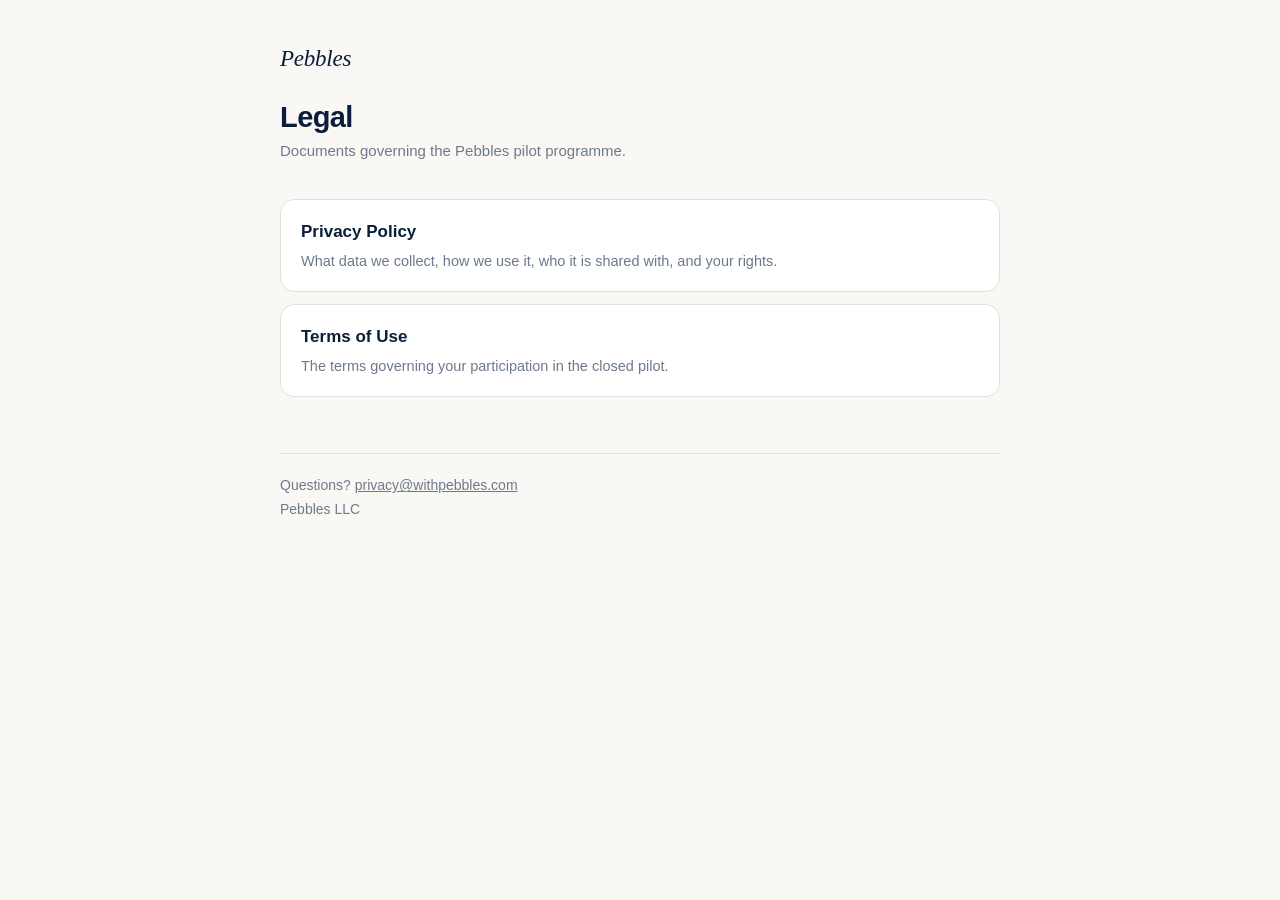
<file: index.html>
<!doctype html>
<html lang="en">
<head>
<meta charset="utf-8">
<meta name="viewport" content="width=device-width, initial-scale=1">
<title>Pebbles — Legal</title>
<link rel="stylesheet" href="style.css">
</head>
<body>
<div class="wrap">

  <header>
    <span class="brand">Pebbles</span>
    <h1>Legal</h1>
    <p class="subtitle">Documents governing the Pebbles pilot programme.</p>
  </header>

  <ul class="doc-list">
    <li>
      <a class="doc-card" href="privacy.html">
        <span class="t">Privacy Policy</span>
        <span class="d">What data we collect, how we use it, who it is shared with, and your rights.</span>
      </a>
    </li>
    <li>
      <a class="doc-card" href="terms.html">
        <span class="t">Terms of Use</span>
        <span class="d">The terms governing your participation in the closed pilot.</span>
      </a>
    </li>
  </ul>

  <footer>
    Questions? <a href="mailto:privacy@withpebbles.com">privacy@withpebbles.com</a><br>
    Pebbles LLC
  </footer>

</div>
</body>
</html>
</file>
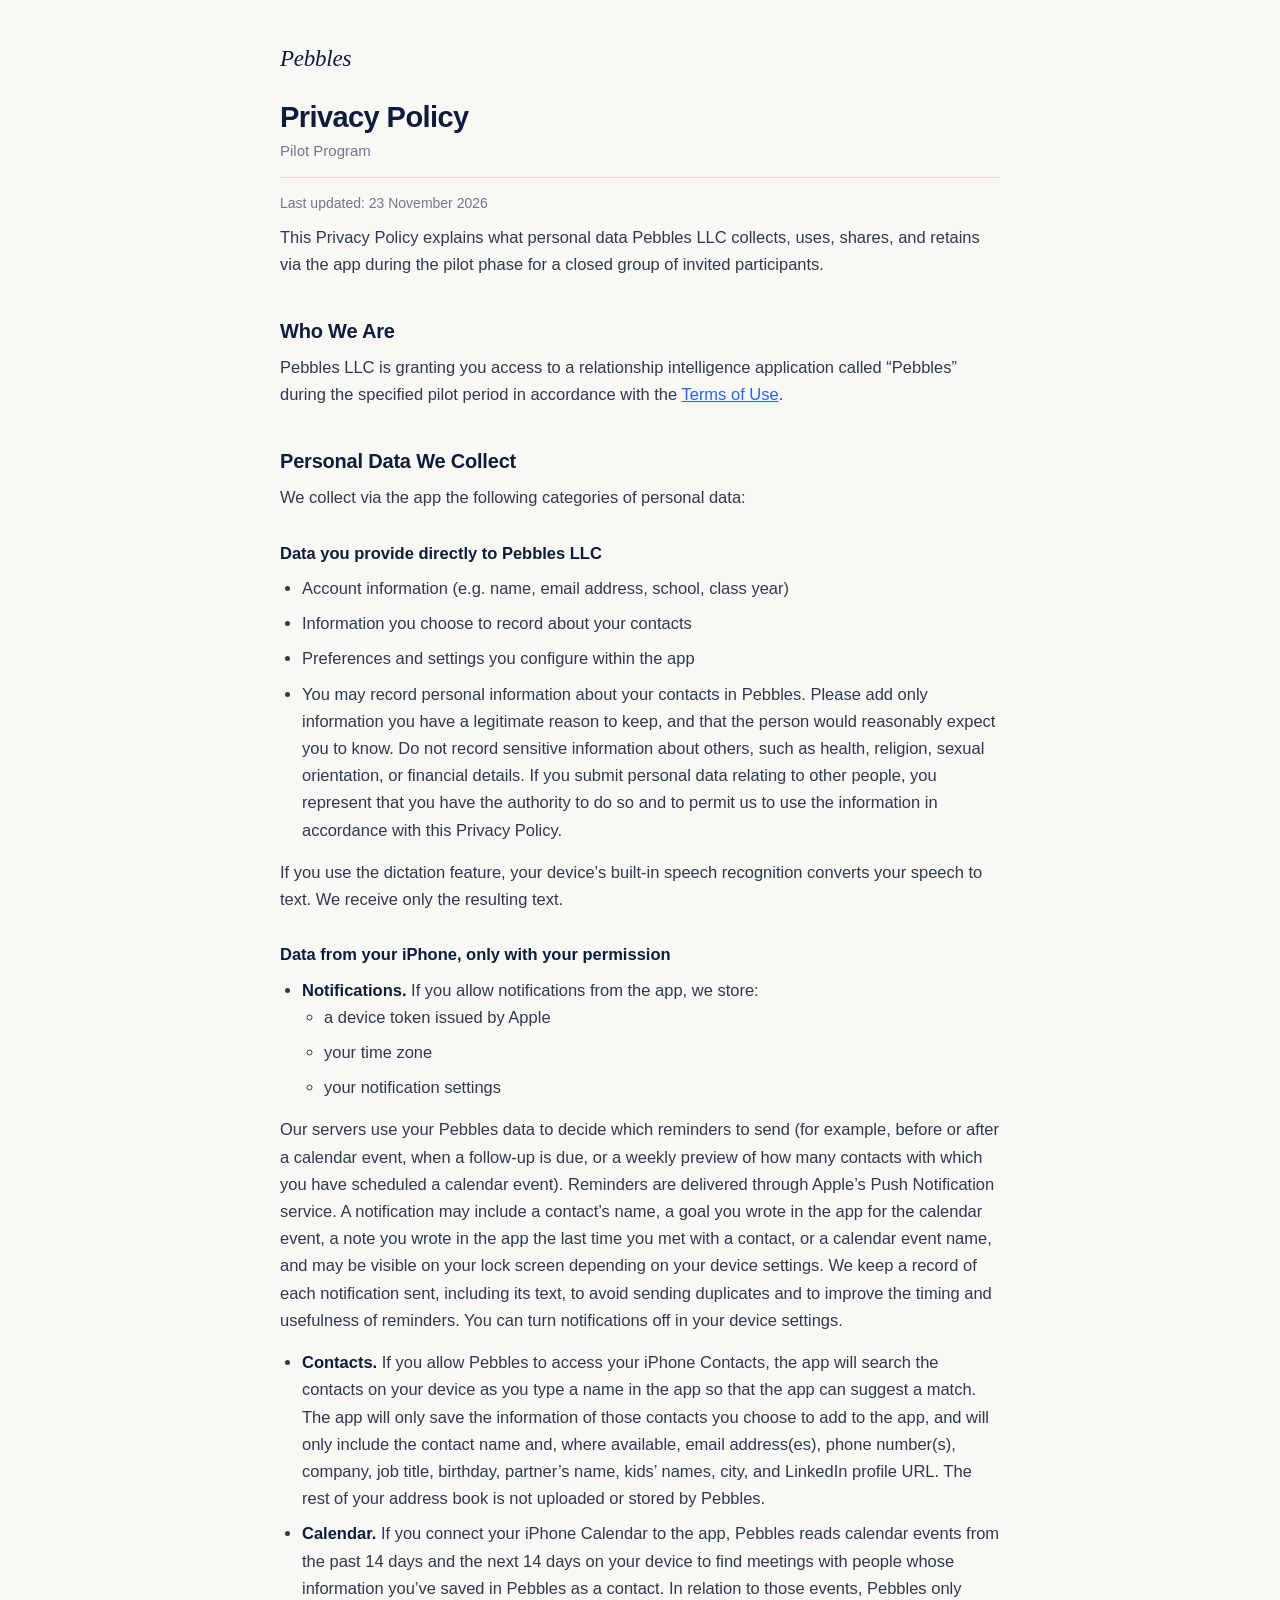
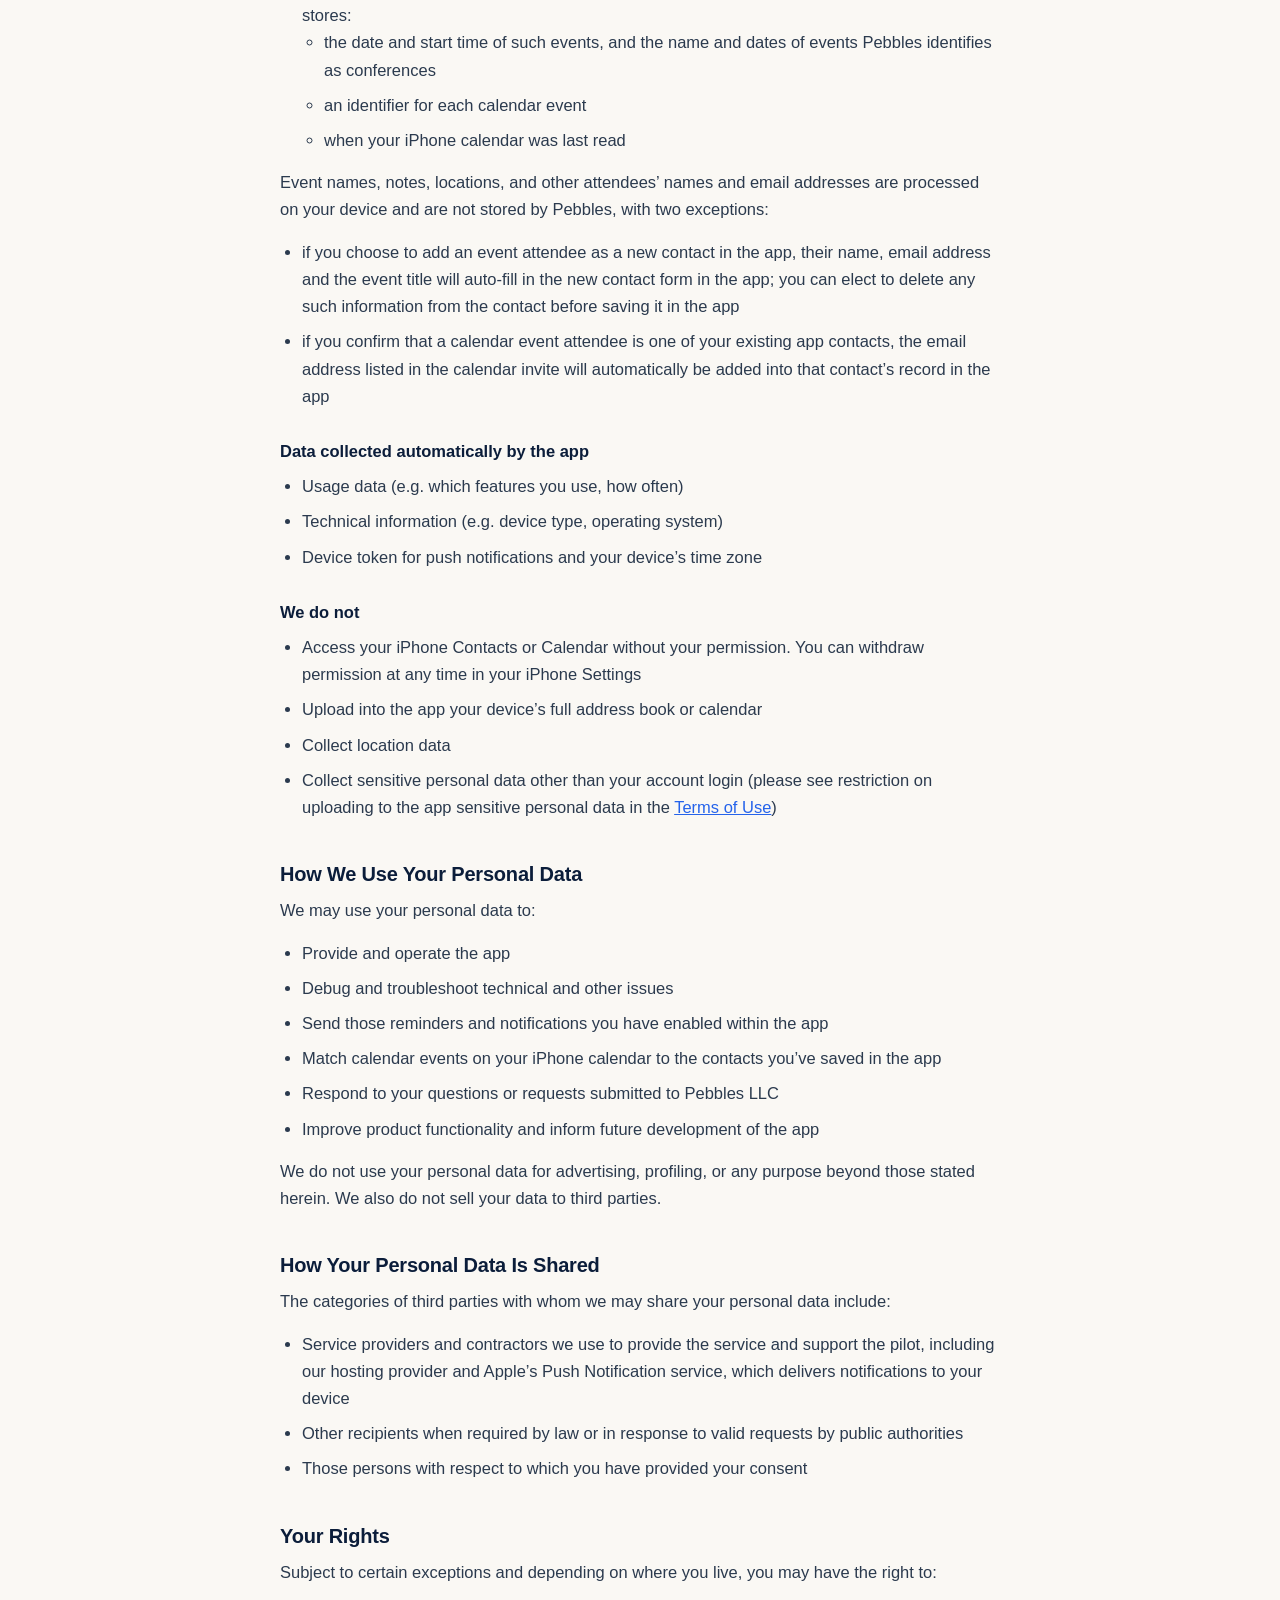
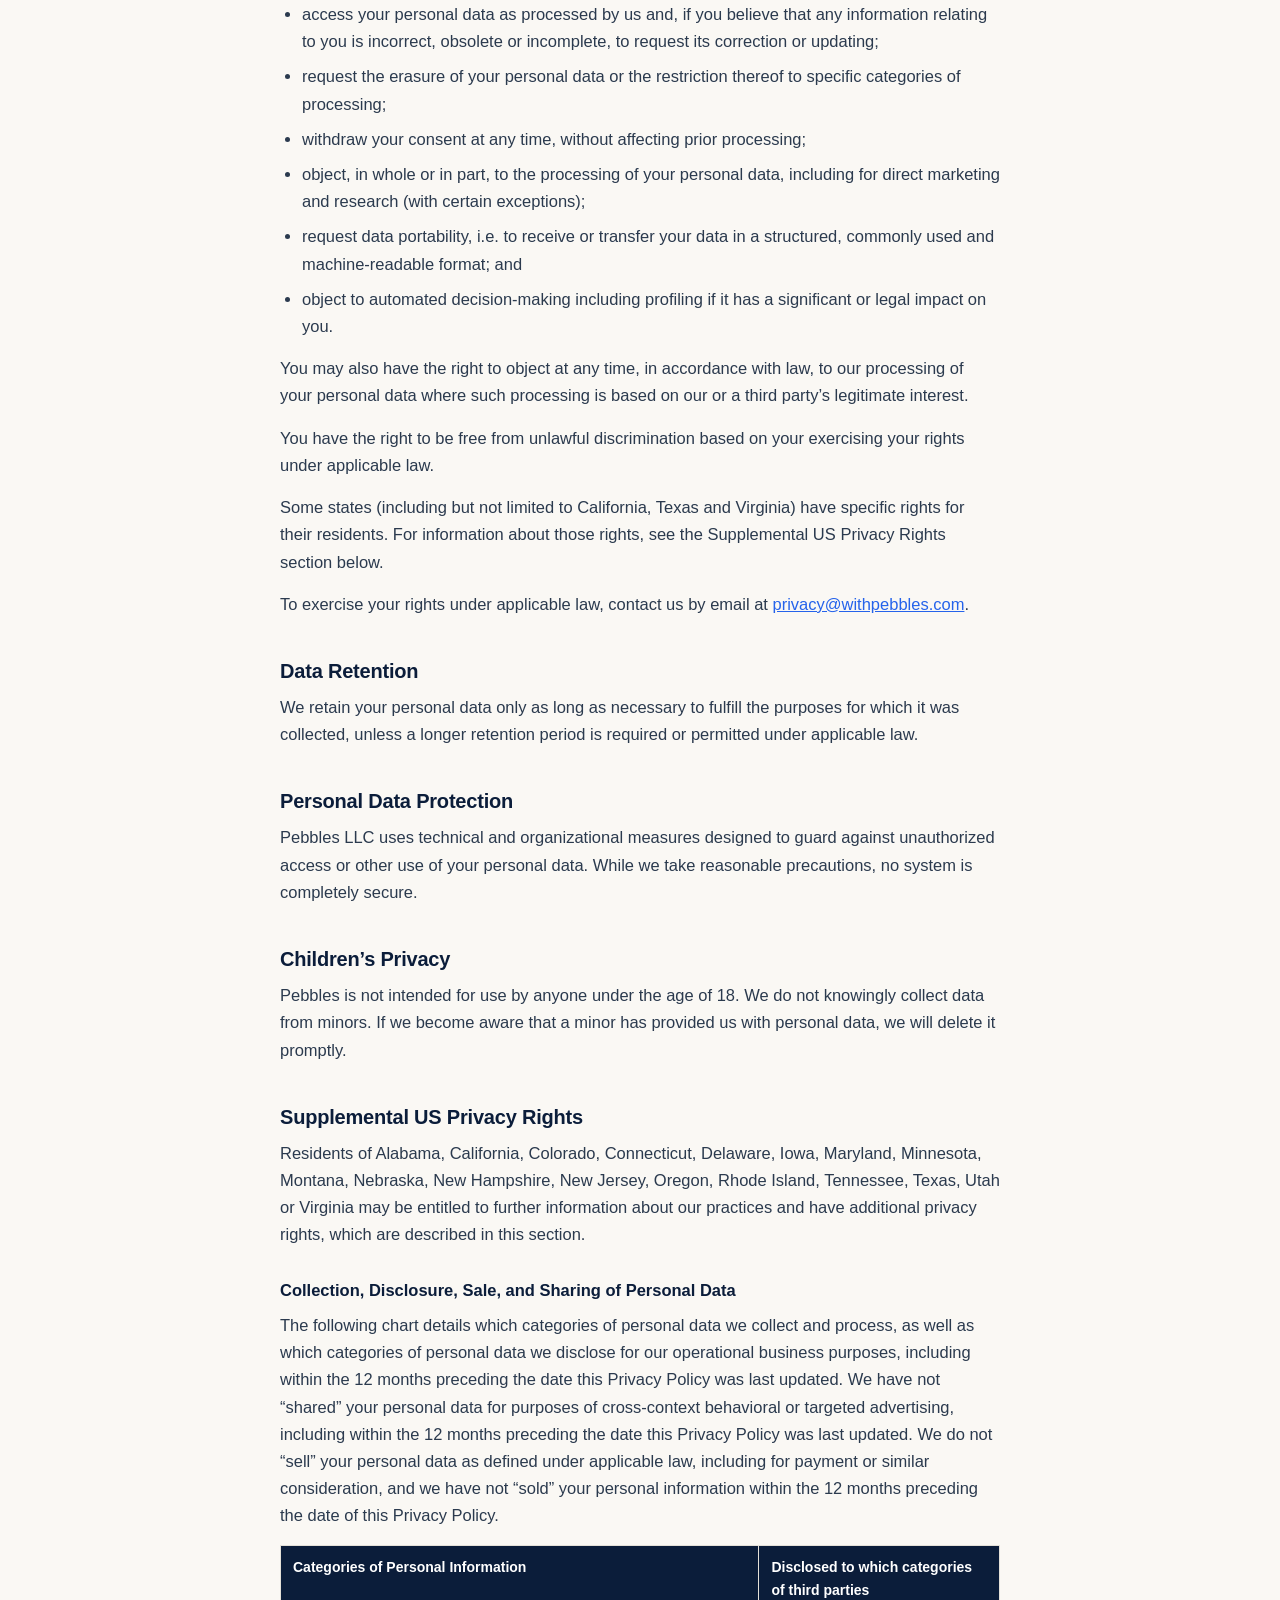
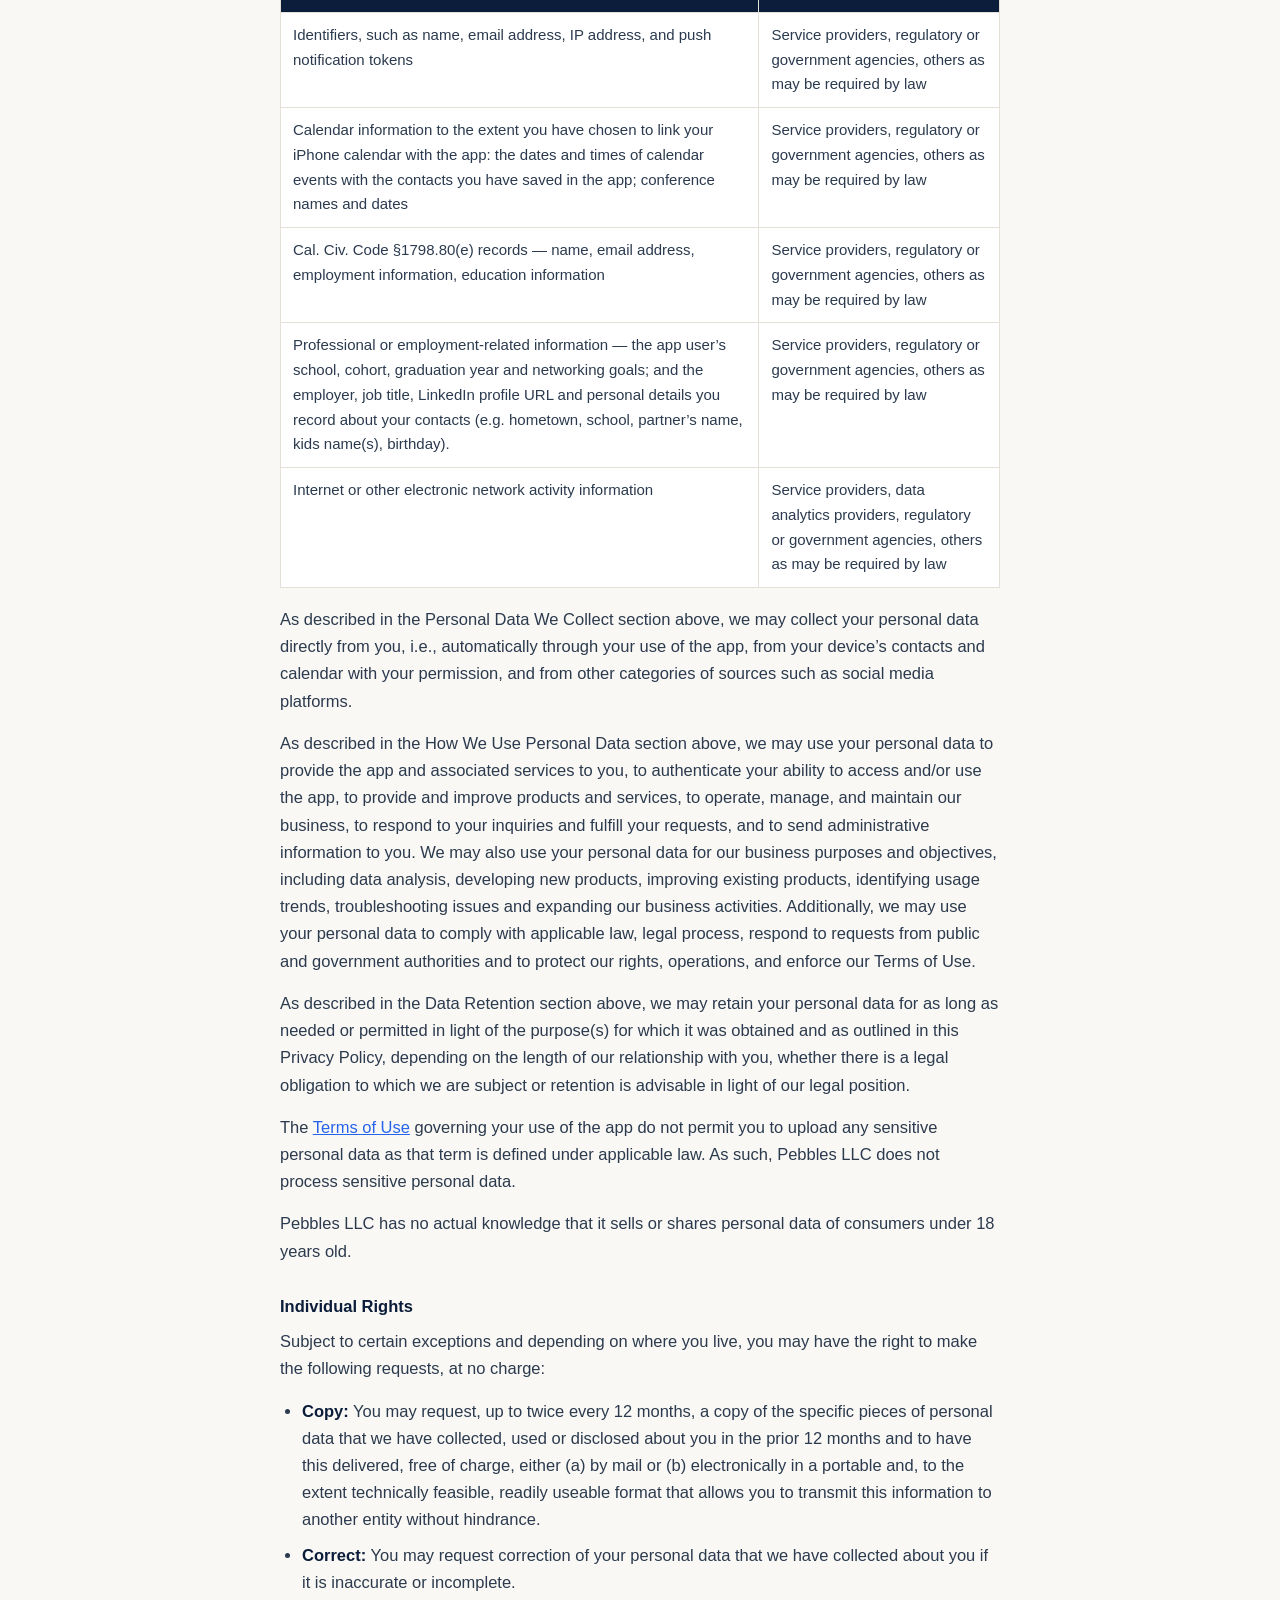
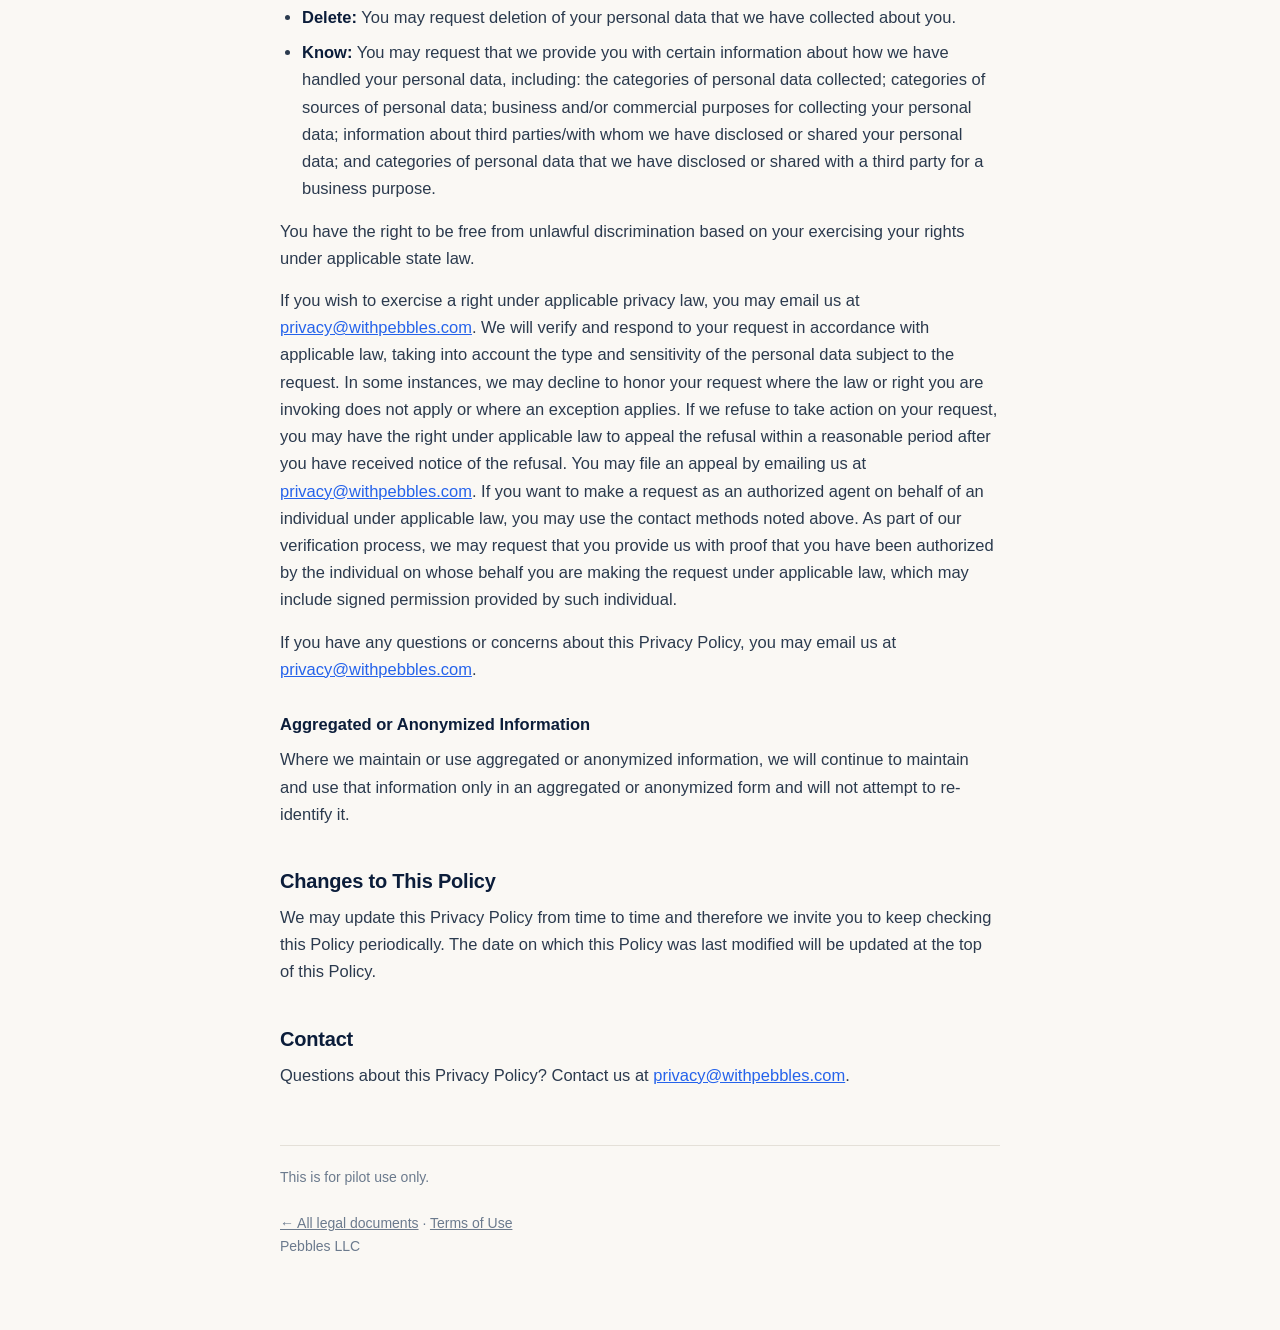
<file: privacy.html>
<!doctype html>
<html lang="en">
<head>
<meta charset="utf-8">
<meta name="viewport" content="width=device-width, initial-scale=1">
<title>Privacy Policy — Pebbles</title>
<link rel="stylesheet" href="style.css">
</head>
<body>
<div class="wrap">

  <header>
    <a class="brand" href="index.html">Pebbles</a>
    <h1>Privacy Policy</h1>
    <p class="subtitle">Pilot Program</p>
    <p class="updated">Last updated: 23 November 2026</p>
  </header>

  <p>This Privacy Policy explains what personal data Pebbles LLC collects, uses,
  shares, and retains via the app during the pilot phase for a closed group of
  invited participants.</p>

  <h2>Who We Are</h2>
  <p>Pebbles LLC is granting you access to a relationship intelligence
  application called “Pebbles” during the specified pilot period in accordance
  with the <a href="terms.html">Terms of Use</a>.</p>

  <h2>Personal Data We Collect</h2>
  <p>We collect via the app the following categories of personal data:</p>

  <h3>Data you provide directly to Pebbles LLC</h3>
  <ul>
    <li>Account information (e.g. name, email address, school, class year)</li>
    <li>Information you choose to record about your contacts</li>
    <li>Preferences and settings you configure within the app</li>
    <li>You may record personal information about your contacts in Pebbles.
        Please add only information you have a legitimate reason to keep, and
        that the person would reasonably expect you to know. Do not record
        sensitive information about others, such as health, religion, sexual
        orientation, or financial details. If you submit personal data relating
        to other people, you represent that you have the authority to do so and
        to permit us to use the information in accordance with this Privacy
        Policy.</li>
  </ul>
  <p>If you use the dictation feature, your device’s built-in speech recognition
  converts your speech to text. We receive only the resulting text.</p>

  <h3>Data from your iPhone, only with your permission</h3>
  <ul>
    <li><strong>Notifications.</strong> If you allow notifications from the app,
        we store:
      <ul>
        <li>a device token issued by Apple</li>
        <li>your time zone</li>
        <li>your notification settings</li>
      </ul>
    </li>
  </ul>
  <p>Our servers use your Pebbles data to decide which reminders to send (for
  example, before or after a calendar event, when a follow-up is due, or a weekly
  preview of how many contacts with which you have scheduled a calendar event).
  Reminders are delivered through Apple’s Push Notification service. A
  notification may include a contact’s name, a goal you wrote in the app for the
  calendar event, a note you wrote in the app the last time you met with a
  contact, or a calendar event name, and may be visible on your lock screen
  depending on your device settings. We keep a record of each notification sent,
  including its text, to avoid sending duplicates and to improve the timing and
  usefulness of reminders. You can turn notifications off in your device
  settings.</p>
  <ul>
    <li><strong>Contacts.</strong> If you allow Pebbles to access your iPhone
        Contacts, the app will search the contacts on your device as you type a
        name in the app so that the app can suggest a match. The app will only
        save the information of those contacts you choose to add to the app, and
        will only include the contact name and, where available, email
        address(es), phone number(s), company, job title, birthday, partner’s
        name, kids’ names, city, and LinkedIn profile URL. The rest of your
        address book is not uploaded or stored by Pebbles.</li>
    <li><strong>Calendar.</strong> If you connect your iPhone Calendar to the
        app, Pebbles reads calendar events from the past 14 days and the next 14
        days on your device to find meetings with people whose information
        you’ve saved in Pebbles as a contact. In relation to those events,
        Pebbles only stores:
      <ul>
        <li>the date and start time of such events, and the name and dates of events Pebbles identifies as conferences</li>
        <li>an identifier for each calendar event</li>
        <li>when your iPhone calendar was last read</li>
      </ul>
    </li>
  </ul>
  <p>Event names, notes, locations, and other attendees’ names and email
  addresses are processed on your device and are not stored by Pebbles, with two
  exceptions:</p>
  <ul>
    <li>if you choose to add an event attendee as a new contact in the app, their
        name, email address and the event title will auto-fill in the new contact
        form in the app; you can elect to delete any such information from the
        contact before saving it in the app</li>
    <li>if you confirm that a calendar event attendee is one of your existing app
        contacts, the email address listed in the calendar invite will
        automatically be added into that contact’s record in the app</li>
  </ul>

  <h3>Data collected automatically by the app</h3>
  <ul>
    <li>Usage data (e.g. which features you use, how often)</li>
    <li>Technical information (e.g. device type, operating system)</li>
    <li>Device token for push notifications and your device’s time zone</li>
  </ul>

  <h3>We do not</h3>
  <ul>
    <li>Access your iPhone Contacts or Calendar without your permission. You can
        withdraw permission at any time in your iPhone Settings</li>
    <li>Upload into the app your device’s full address book or calendar</li>
    <li>Collect location data</li>
    <li>Collect sensitive personal data other than your account login (please see
        restriction on uploading to the app sensitive personal data in the
        <a href="terms.html">Terms of Use</a>)</li>
  </ul>

  <h2>How We Use Your Personal Data</h2>
  <p>We may use your personal data to:</p>
  <ul>
    <li>Provide and operate the app</li>
    <li>Debug and troubleshoot technical and other issues</li>
    <li>Send those reminders and notifications you have enabled within the app</li>
    <li>Match calendar events on your iPhone calendar to the contacts you’ve saved in the app</li>
    <li>Respond to your questions or requests submitted to Pebbles LLC</li>
    <li>Improve product functionality and inform future development of the app</li>
  </ul>
  <p>We do not use your personal data for advertising, profiling, or any purpose
  beyond those stated herein. We also do not sell your data to third parties.</p>

  <h2>How Your Personal Data Is Shared</h2>
  <p>The categories of third parties with whom we may share your personal data
  include:</p>
  <ul>
    <li>Service providers and contractors we use to provide the service and support the pilot, including our hosting provider and Apple’s Push Notification service, which delivers notifications to your device</li>
    <li>Other recipients when required by law or in response to valid requests by public authorities</li>
    <li>Those persons with respect to which you have provided your consent</li>
  </ul>

  <h2>Your Rights</h2>
  <p>Subject to certain exceptions and depending on where you live, you may have
  the right to:</p>
  <ul>
    <li>access your personal data as processed by us and, if you believe that any
        information relating to you is incorrect, obsolete or incomplete, to
        request its correction or updating;</li>
    <li>request the erasure of your personal data or the restriction thereof to
        specific categories of processing;</li>
    <li>withdraw your consent at any time, without affecting prior processing;</li>
    <li>object, in whole or in part, to the processing of your personal data,
        including for direct marketing and research (with certain exceptions);</li>
    <li>request data portability, i.e. to receive or transfer your data in a
        structured, commonly used and machine-readable format; and</li>
    <li>object to automated decision-making including profiling if it has a
        significant or legal impact on you.</li>
  </ul>
  <p>You may also have the right to object at any time, in accordance with law,
  to our processing of your personal data where such processing is based on our
  or a third party’s legitimate interest.</p>
  <p>You have the right to be free from unlawful discrimination based on your
  exercising your rights under applicable law.</p>
  <p>Some states (including but not limited to California, Texas and Virginia)
  have specific rights for their residents. For information about those rights,
  see the Supplemental US Privacy Rights section below.</p>
  <p>To exercise your rights under applicable law, contact us by email at
  <a href="mailto:privacy@withpebbles.com">privacy@withpebbles.com</a>.</p>

  <h2>Data Retention</h2>
  <p>We retain your personal data only as long as necessary to fulfill the
  purposes for which it was collected, unless a longer retention period is
  required or permitted under applicable law.</p>

  <h2>Personal Data Protection</h2>
  <p>Pebbles LLC uses technical and organizational measures designed to guard
  against unauthorized access or other use of your personal data. While we take
  reasonable precautions, no system is completely secure.</p>

  <h2>Children’s Privacy</h2>
  <p>Pebbles is not intended for use by anyone under the age of 18. We do not
  knowingly collect data from minors. If we become aware that a minor has
  provided us with personal data, we will delete it promptly.</p>

  <h2>Supplemental US Privacy Rights</h2>
  <p>Residents of Alabama, California, Colorado, Connecticut, Delaware, Iowa,
  Maryland, Minnesota, Montana, Nebraska, New Hampshire, New Jersey, Oregon,
  Rhode Island, Tennessee, Texas, Utah or Virginia may be entitled to further
  information about our practices and have additional privacy rights, which are
  described in this section.</p>

  <h3>Collection, Disclosure, Sale, and Sharing of Personal Data</h3>
  <p>The following chart details which categories of personal data we collect and
  process, as well as which categories of personal data we disclose for our
  operational business purposes, including within the 12 months preceding the
  date this Privacy Policy was last updated. We have not “shared” your personal
  data for purposes of cross-context behavioral or targeted advertising,
  including within the 12 months preceding the date this Privacy Policy was last
  updated. We do not “sell” your personal data as defined under applicable law,
  including for payment or similar consideration, and we have not “sold” your
  personal information within the 12 months preceding the date of this Privacy
  Policy.</p>

  <div class="table-scroll">
  <table>
    <thead>
      <tr>
        <th>Categories of Personal Information</th>
        <th>Disclosed to which categories of third parties</th>
      </tr>
    </thead>
    <tbody>
      <tr>
        <td>Identifiers, such as name, email address, IP address, and push notification tokens</td>
        <td>Service providers, regulatory or government agencies, others as may be required by law</td>
      </tr>
      <tr>
        <td>Calendar information to the extent you have chosen to link your iPhone calendar with the app: the dates and times of calendar events with the contacts you have saved in the app; conference names and dates</td>
        <td>Service providers, regulatory or government agencies, others as may be required by law</td>
      </tr>
      <tr>
        <td>Cal. Civ. Code §1798.80(e) records — name, email address, employment information, education information</td>
        <td>Service providers, regulatory or government agencies, others as may be required by law</td>
      </tr>
      <tr>
        <td>Professional or employment-related information — the app user’s school, cohort, graduation year and networking goals; and the employer, job title, LinkedIn profile URL and personal details you record about your contacts (e.g. hometown, school, partner’s name, kids name(s), birthday).</td>
        <td>Service providers, regulatory or government agencies, others as may be required by law</td>
      </tr>
      <tr>
        <td>Internet or other electronic network activity information</td>
        <td>Service providers, data analytics providers, regulatory or government agencies, others as may be required by law</td>
      </tr>
    </tbody>
  </table>
  </div>

  <p>As described in the Personal Data We Collect section above, we may collect
  your personal data directly from you, i.e., automatically through your use of the
  app, from your device’s contacts and calendar with your permission, and from other categories of sources such as social media platforms.</p>

  <p>As described in the How We Use Personal Data section above, we may use your
  personal data to provide the app and associated services to you, to
  authenticate your ability to access and/or use the app, to provide and improve
  products and services, to operate, manage, and maintain our business, to
  respond to your inquiries and fulfill your requests, and to send administrative
  information to you. We may also use your personal data for our business
  purposes and objectives, including data analysis, developing new products,
  improving existing products, identifying usage trends, troubleshooting issues
  and expanding our business activities. Additionally, we may use your personal
  data to comply with applicable law, legal process, respond to requests from
  public and government authorities and to protect our rights, operations, and
  enforce our Terms of Use.</p>

  <p>As described in the Data Retention section above, we may retain your
  personal data for as long as needed or permitted in light of the purpose(s) for
  which it was obtained and as outlined in this Privacy Policy, depending on the
  length of our relationship with you, whether there is a legal obligation to
  which we are subject or retention is advisable in light of our legal
  position.</p>

  <p>The <a href="terms.html">Terms of Use</a> governing your use of the app do
  not permit you to upload any sensitive personal data as that term is defined
  under applicable law. As such, Pebbles LLC does not process sensitive personal
  data.</p>

  <p>Pebbles LLC has no actual knowledge that it sells or shares personal data of
  consumers under 18 years old.</p>

  <h3>Individual Rights</h3>
  <p>Subject to certain exceptions and depending on where you live, you may have
  the right to make the following requests, at no charge:</p>
  <ul>
    <li><strong>Copy:</strong> You may request, up to twice every 12 months, a
        copy of the specific pieces of personal data that we have collected, used
        or disclosed about you in the prior 12 months and to have this delivered,
        free of charge, either (a) by mail or (b) electronically in a portable
        and, to the extent technically feasible, readily useable format that
        allows you to transmit this information to another entity without
        hindrance.</li>
    <li><strong>Correct:</strong> You may request correction of your personal data
        that we have collected about you if it is inaccurate or incomplete.</li>
    <li><strong>Delete:</strong> You may request deletion of your personal data
        that we have collected about you.</li>
    <li><strong>Know:</strong> You may request that we provide you with certain
        information about how we have handled your personal data, including: the
        categories of personal data collected; categories of sources of personal
        data; business and/or commercial purposes for collecting your personal
        data; information about third parties/with whom we have disclosed or
        shared your personal data; and categories of personal data that we have
        disclosed or shared with a third party for a business purpose.</li>
  </ul>
  <p>You have the right to be free from unlawful discrimination based on your
  exercising your rights under applicable state law.</p>
  <p>If you wish to exercise a right under applicable privacy law, you may email us at
  <a href="mailto:privacy@withpebbles.com">privacy@withpebbles.com</a>. We will
  verify and respond to your request in accordance with applicable law, taking
  into account the type and sensitivity of the personal data subject to the
  request. In some instances, we may decline to honor your request where the law
  or right you are invoking does not apply or where an exception applies. If we
  refuse to take action on your request, you may have the right under applicable
  law to appeal the refusal within a reasonable period after you have received
  notice of the refusal. You may file an appeal by emailing us at
  <a href="mailto:privacy@withpebbles.com">privacy@withpebbles.com</a>. If you want
  to make a request as an authorized agent on behalf of an individual under
  applicable law, you may use the contact methods noted above. As part of our
  verification process, we may request that you provide us with proof that you
  have been authorized by the individual on whose behalf you are making the
  request under applicable law, which may include signed permission provided by
  such individual.</p>
  <p>If you have any questions or concerns about this Privacy Policy, you may
  email us at
  <a href="mailto:privacy@withpebbles.com">privacy@withpebbles.com</a>.</p>

  <h3>Aggregated or Anonymized Information</h3>
  <p>Where we maintain or use aggregated or anonymized information, we will
  continue to maintain and use that information only in an aggregated or
  anonymized form and will not attempt to re-identify it.</p>

  <h2>Changes to This Policy</h2>
  <p>We may update this Privacy Policy from time to time and therefore we invite
  you to keep checking this Policy periodically. The date on which this Policy
  was last modified will be updated at the top of this Policy.</p>

  <h2>Contact</h2>
  <p>Questions about this Privacy Policy? Contact us at
  <a href="mailto:privacy@withpebbles.com">privacy@withpebbles.com</a>.</p>

  <footer>
    This is for pilot use only.<br><br>
    <a href="index.html">← All legal documents</a> · <a href="terms.html">Terms of Use</a><br>
    Pebbles LLC
  </footer>

</div>
</body>
</html>
</file>
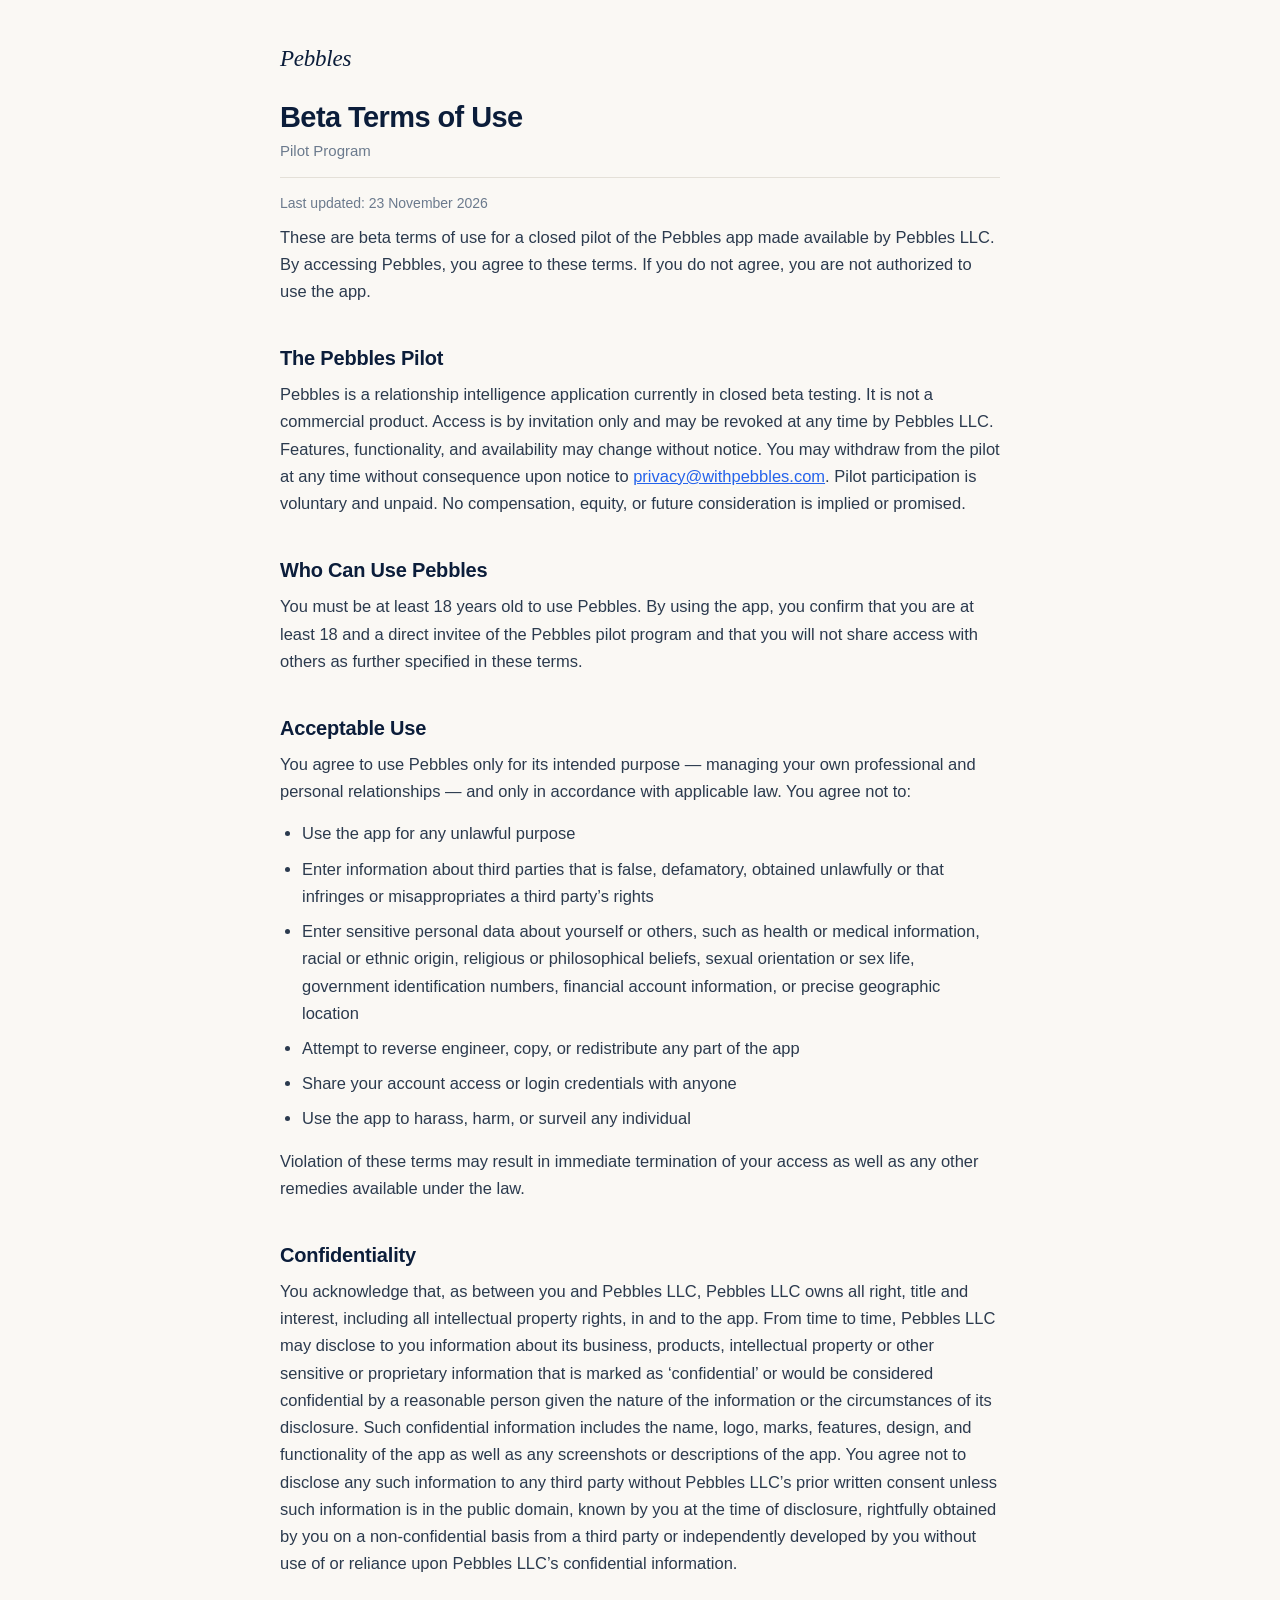
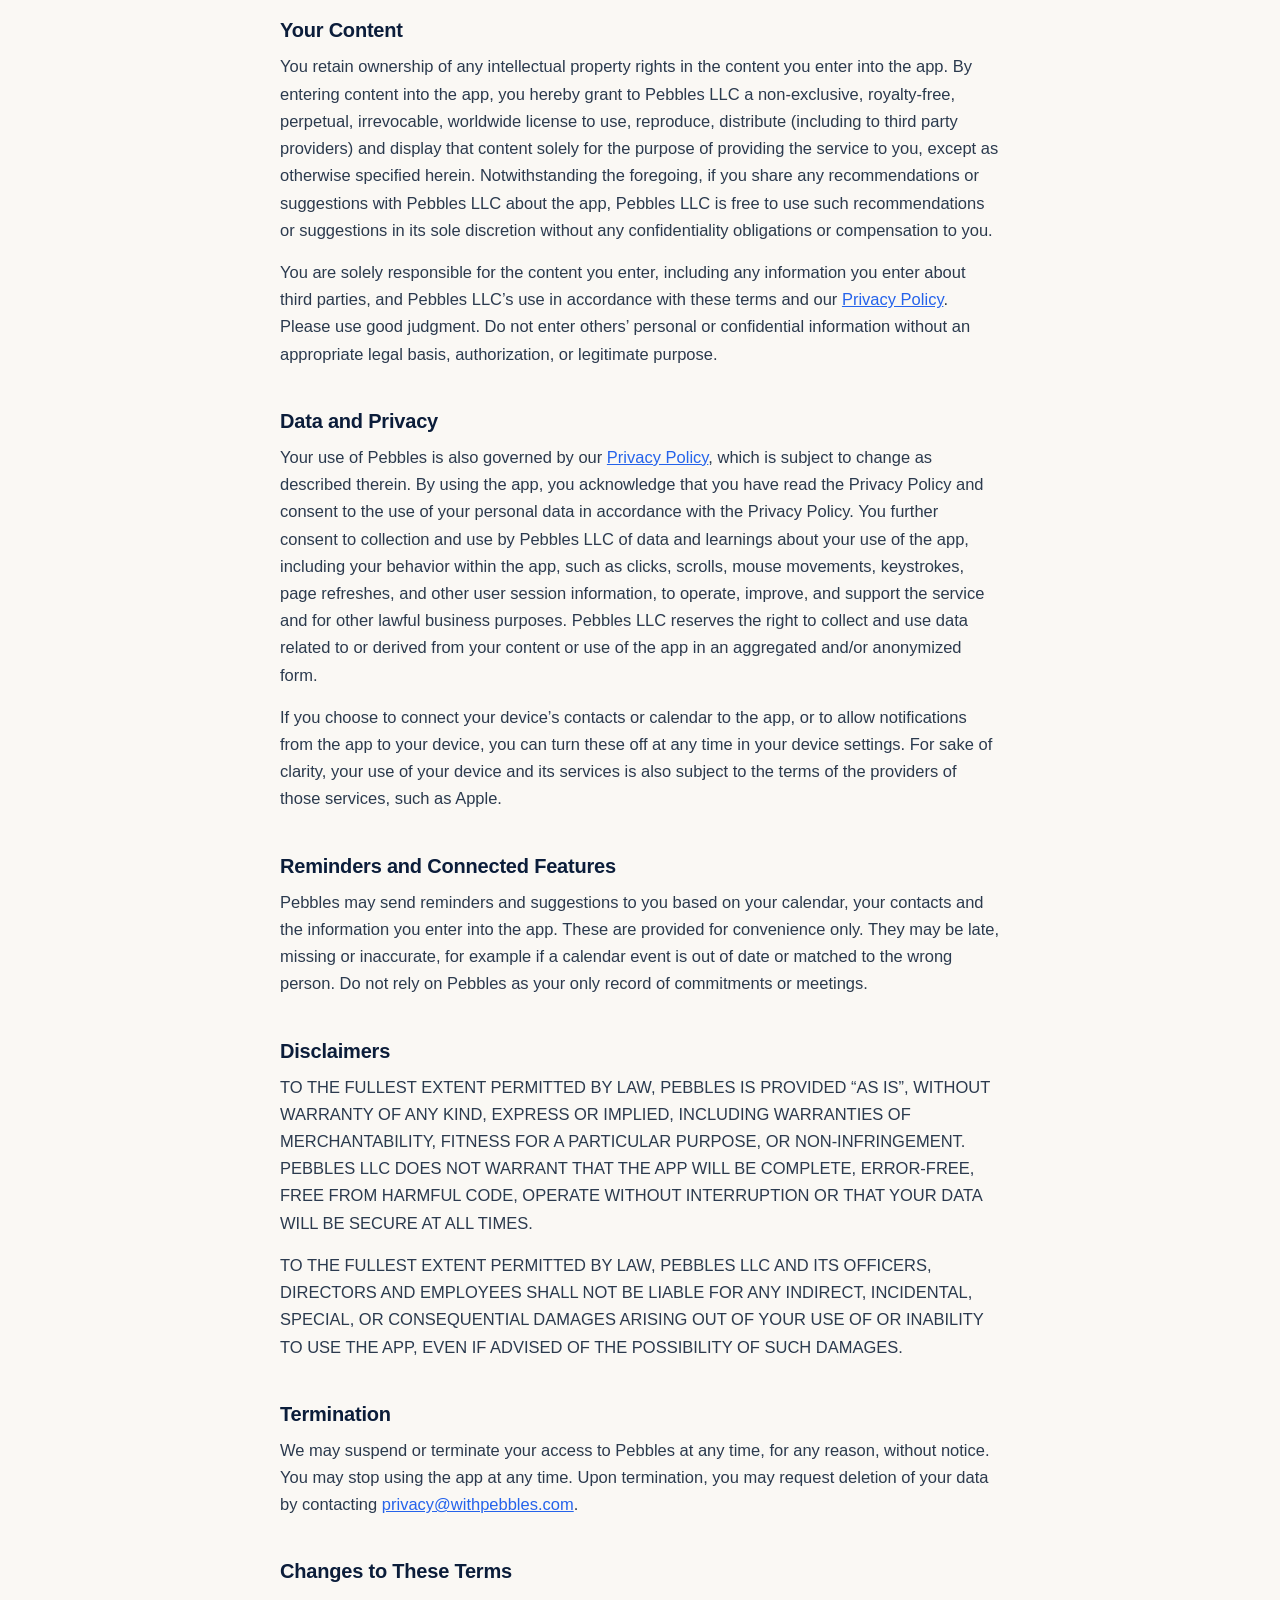
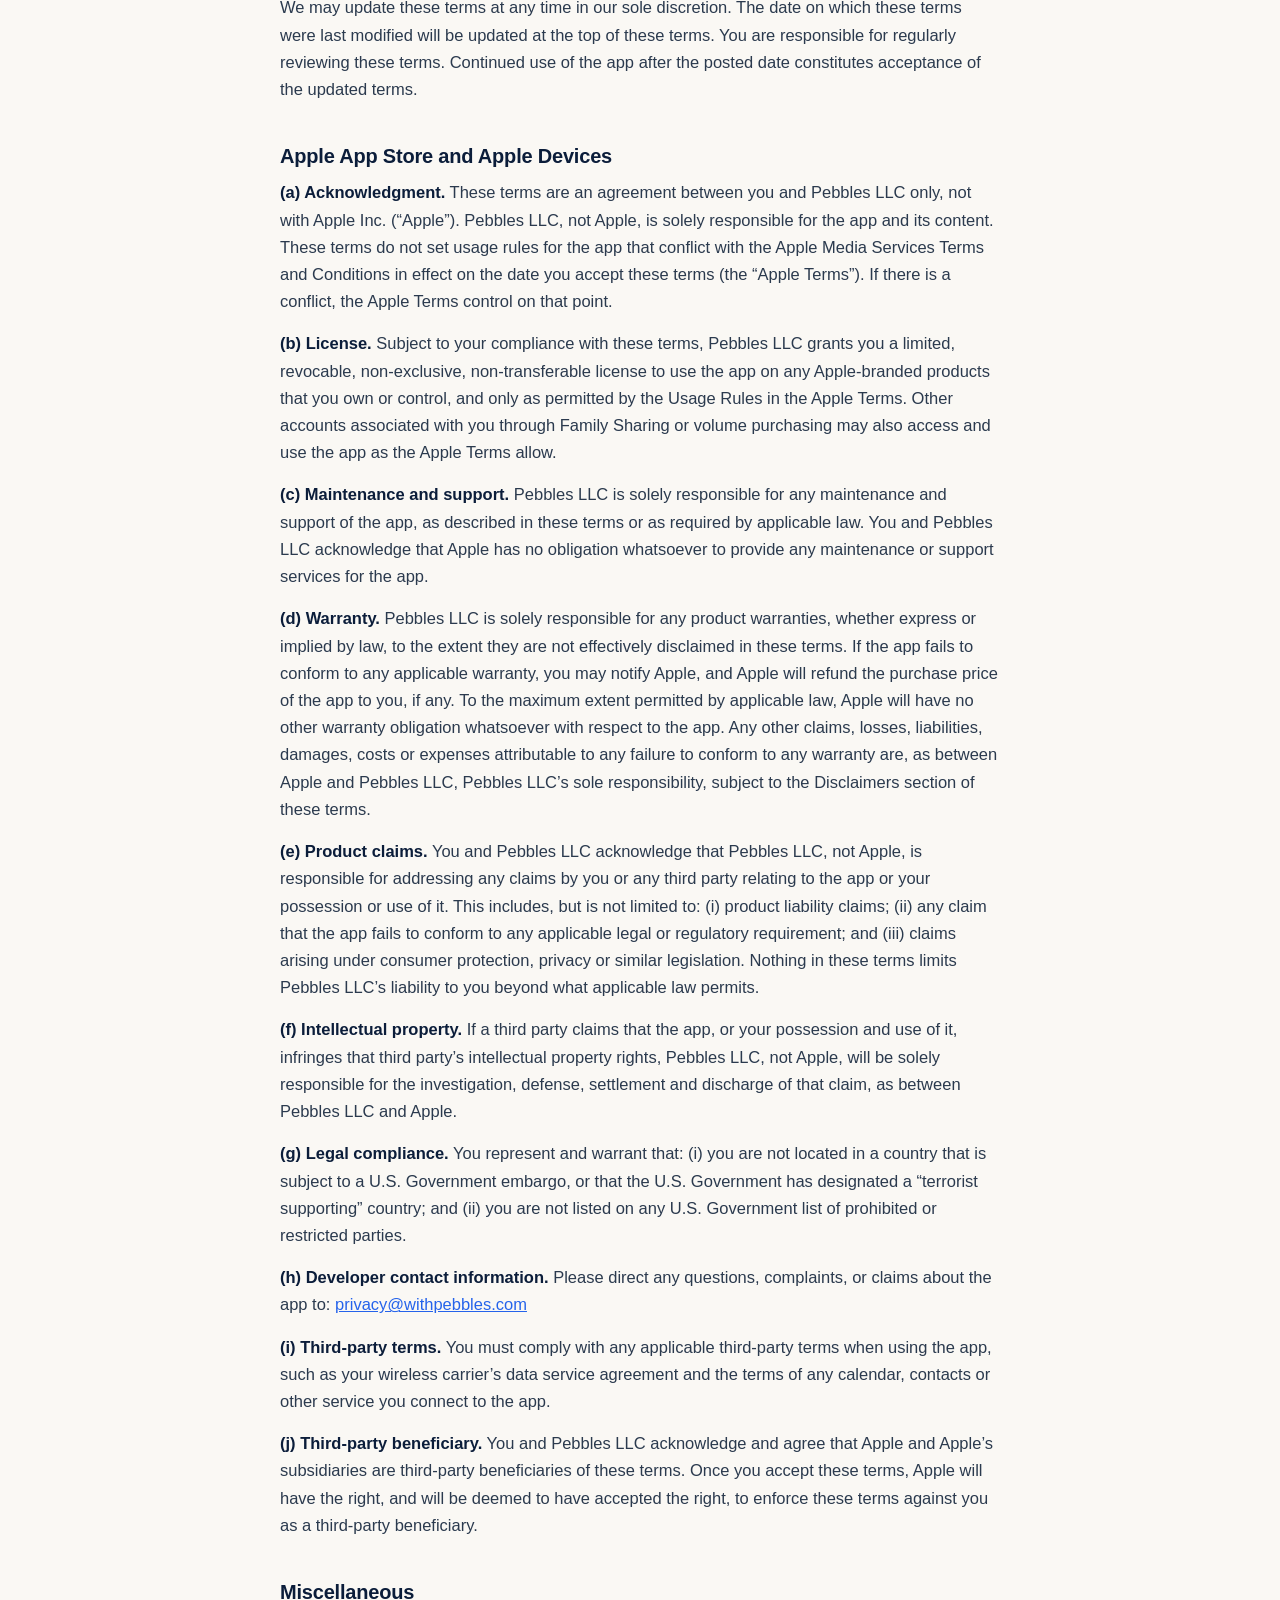
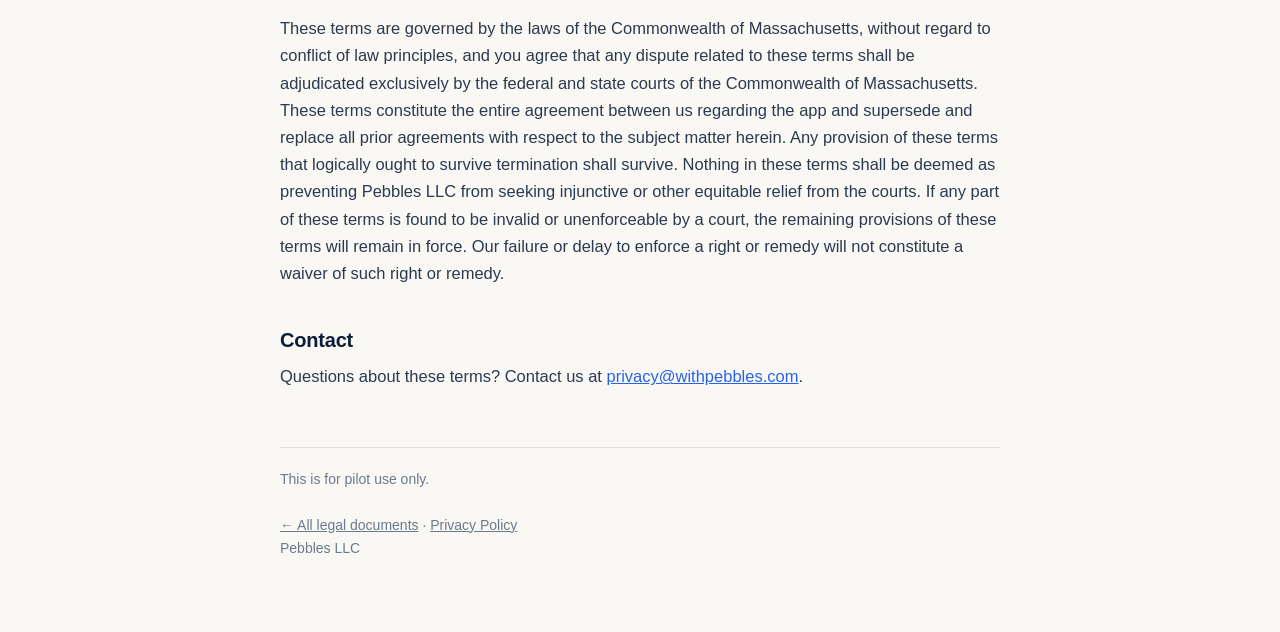
<file: terms.html>
<!doctype html>
<html lang="en">
<head>
<meta charset="utf-8">
<meta name="viewport" content="width=device-width, initial-scale=1">
<title>Terms of Use — Pebbles</title>
<link rel="stylesheet" href="style.css">
</head>
<body>
<div class="wrap">

  <header>
    <a class="brand" href="index.html">Pebbles</a>
    <h1>Beta Terms of Use</h1>
    <p class="subtitle">Pilot Program</p>
    <p class="updated">Last updated: 23 November 2026</p>
  </header>

  <p>These are beta terms of use for a closed pilot of the Pebbles app made
  available by Pebbles LLC. By accessing Pebbles, you agree to these terms. If
  you do not agree, you are not authorized to use the app.</p>

  <h2>The Pebbles Pilot</h2>
  <p>Pebbles is a relationship intelligence application currently in closed beta
  testing. It is not a commercial product. Access is by invitation only and may
  be revoked at any time by Pebbles LLC. Features, functionality, and
  availability may change without notice. You may withdraw from the pilot at any
  time without consequence upon notice to
  <a href="mailto:privacy@withpebbles.com">privacy@withpebbles.com</a>. Pilot
  participation is voluntary and unpaid. No compensation, equity, or future
  consideration is implied or promised.</p>

  <h2>Who Can Use Pebbles</h2>
  <p>You must be at least 18 years old to use Pebbles. By using the app, you
  confirm that you are at least 18 and a direct invitee of the Pebbles pilot
  program and that you will not share access with others as further specified in
  these terms.</p>

  <h2>Acceptable Use</h2>
  <p>You agree to use Pebbles only for its intended purpose — managing your own
  professional and personal relationships — and only in accordance with
  applicable law. You agree not to:</p>
  <ul>
    <li>Use the app for any unlawful purpose</li>
    <li>Enter information about third parties that is false, defamatory, obtained
        unlawfully or that infringes or misappropriates a third party’s rights</li>
    <li>Enter sensitive personal data about yourself or others, such as health or
        medical information, racial or ethnic origin, religious or philosophical
        beliefs, sexual orientation or sex life, government identification
        numbers, financial account information, or precise geographic
        location</li>
    <li>Attempt to reverse engineer, copy, or redistribute any part of the app</li>
    <li>Share your account access or login credentials with anyone</li>
    <li>Use the app to harass, harm, or surveil any individual</li>
  </ul>
  <p>Violation of these terms may result in immediate termination of your access
  as well as any other remedies available under the law.</p>

  <h2>Confidentiality</h2>
  <p>You acknowledge that, as between you and Pebbles LLC, Pebbles LLC owns all
  right, title and interest, including all intellectual property rights, in and
  to the app. From time to time, Pebbles LLC may disclose to you information
  about its business, products, intellectual property or other sensitive or
  proprietary information that is marked as ‘confidential’ or would be considered
  confidential by a reasonable person given the nature of the information or the
  circumstances of its disclosure. Such confidential information includes the
  name, logo, marks, features, design, and functionality of the app as well as
  any screenshots or descriptions of the app. You agree not to disclose any such
  information to any third party without Pebbles LLC’s prior written consent
  unless such information is in the public domain, known by you at the time of
  disclosure, rightfully obtained by you on a non-confidential basis from a third
  party or independently developed by you without use of or reliance upon Pebbles
  LLC’s confidential information.</p>

  <h2>Your Content</h2>
  <p>You retain ownership of any intellectual property rights in the content you
  enter into the app. By entering content into the app, you hereby grant to
  Pebbles LLC a non-exclusive, royalty-free, perpetual, irrevocable, worldwide
  license to use, reproduce, distribute (including to third party providers) and
  display that content solely for the purpose of providing the service to you,
  except as otherwise specified herein. Notwithstanding the foregoing, if you
  share any recommendations or suggestions with Pebbles LLC about the app,
  Pebbles LLC is free to use such recommendations or suggestions in its sole
  discretion without any confidentiality obligations or compensation to you.</p>
  <p>You are solely responsible for the content you enter, including any
  information you enter about third parties, and Pebbles LLC’s use in accordance
  with these terms and our <a href="privacy.html">Privacy Policy</a>. Please use
  good judgment. Do not enter others’ personal or confidential information
  without an appropriate legal basis, authorization, or legitimate purpose.</p>

  <h2>Data and Privacy</h2>
  <p>Your use of Pebbles is also governed by our
  <a href="privacy.html">Privacy Policy</a>, which is subject to change as
  described therein. By using the app, you acknowledge that you have read the
  Privacy Policy and consent to the use of your personal data in accordance with
  the Privacy Policy. You further consent to collection and use by Pebbles LLC
  of data and learnings about your use of the app, including your behavior
  within the app, such as clicks, scrolls, mouse movements, keystrokes, page
  refreshes, and other user session information, to operate, improve, and
  support the service and for other lawful business purposes. Pebbles LLC reserves the right to collect and use data
  related to or derived from your content or use of the app in an aggregated
  and/or anonymized form.</p>
  <p>If you choose to connect your device’s contacts or calendar to the app, or
  to allow notifications from the app to your device, you can turn these off at
  any time in your device settings. For sake of clarity, your use of your device
  and its services is also subject to the terms of the providers of those
  services, such as Apple.</p>

  <h2>Reminders and Connected Features</h2>
  <p>Pebbles may send reminders and suggestions to you based on your calendar,
  your contacts and the information you enter into the app. These are provided
  for convenience only. They may be late, missing or inaccurate, for example if a
  calendar event is out of date or matched to the wrong person. Do not rely on
  Pebbles as your only record of commitments or meetings.</p>

  <h2>Disclaimers</h2>
  <p>TO THE FULLEST EXTENT PERMITTED BY LAW, PEBBLES IS PROVIDED “AS IS”, WITHOUT
  WARRANTY OF ANY KIND, EXPRESS OR IMPLIED, INCLUDING WARRANTIES OF
  MERCHANTABILITY, FITNESS FOR A PARTICULAR PURPOSE, OR NON-INFRINGEMENT. PEBBLES
  LLC DOES NOT WARRANT THAT THE APP WILL BE COMPLETE, ERROR-FREE, FREE FROM
  HARMFUL CODE, OPERATE WITHOUT INTERRUPTION OR THAT YOUR DATA WILL BE SECURE AT
  ALL TIMES.</p>
  <p>TO THE FULLEST EXTENT PERMITTED BY LAW, PEBBLES LLC AND ITS OFFICERS,
  DIRECTORS AND EMPLOYEES SHALL NOT BE LIABLE FOR ANY INDIRECT, INCIDENTAL,
  SPECIAL, OR CONSEQUENTIAL DAMAGES ARISING OUT OF YOUR USE OF OR INABILITY TO
  USE THE APP, EVEN IF ADVISED OF THE POSSIBILITY OF SUCH DAMAGES.</p>

  <h2>Termination</h2>
  <p>We may suspend or terminate your access to Pebbles at any time, for any
  reason, without notice. You may stop using the app at any time. Upon
  termination, you may request deletion of your data by contacting
  <a href="mailto:privacy@withpebbles.com">privacy@withpebbles.com</a>.</p>

  <h2>Changes to These Terms</h2>
  <p>We may update these terms at any time in our sole discretion. The date on
  which these terms were last modified will be updated at the top of these terms.
  You are responsible for regularly reviewing these terms. Continued use of the
  app after the posted date constitutes acceptance of the updated terms.</p>

  <h2>Apple App Store and Apple Devices</h2>
  <p><strong>(a) Acknowledgment.</strong> These terms are an agreement between you
  and Pebbles LLC only, not with Apple Inc. (“Apple”). Pebbles LLC, not Apple, is
  solely responsible for the app and its content. These terms do not set usage
  rules for the app that conflict with the Apple Media Services Terms and
  Conditions in effect on the date you accept these terms (the “Apple Terms”). If
  there is a conflict, the Apple Terms control on that point.</p>
  <p><strong>(b) License.</strong> Subject to your compliance with these terms,
  Pebbles LLC grants you a limited, revocable, non-exclusive, non-transferable
  license to use the app on any Apple-branded products that you own or control,
  and only as permitted by the Usage Rules in the Apple Terms. Other accounts
  associated with you through Family Sharing or volume purchasing may also access
  and use the app as the Apple Terms allow.</p>
  <p><strong>(c) Maintenance and support.</strong> Pebbles LLC is solely
  responsible for any maintenance and support of the app, as described in these
  terms or as required by applicable law. You and Pebbles LLC acknowledge that
  Apple has no obligation whatsoever to provide any maintenance or support
  services for the app.</p>
  <p><strong>(d) Warranty.</strong> Pebbles LLC is solely responsible for any
  product warranties, whether express or implied by law, to the extent they are
  not effectively disclaimed in these terms. If the app fails to conform to any
  applicable warranty, you may notify Apple, and Apple will refund the purchase
  price of the app to you, if any. To the maximum extent permitted by applicable
  law, Apple will have no other warranty obligation whatsoever with respect to
  the app. Any other claims, losses, liabilities, damages, costs or expenses
  attributable to any failure to conform to any warranty are, as between Apple
  and Pebbles LLC, Pebbles LLC’s sole responsibility, subject to the Disclaimers
  section of these terms.</p>
  <p><strong>(e) Product claims.</strong> You and Pebbles LLC acknowledge that
  Pebbles LLC, not Apple, is responsible for addressing any claims by you or any
  third party relating to the app or your possession or use of it. This includes,
  but is not limited to: (i) product liability claims; (ii) any claim that the
  app fails to conform to any applicable legal or regulatory requirement; and
  (iii) claims arising under consumer protection, privacy or similar legislation.
  Nothing in these terms limits Pebbles LLC’s liability to you beyond what
  applicable law permits.</p>
  <p><strong>(f) Intellectual property.</strong> If a third party claims that the
  app, or your possession and use of it, infringes that third party’s
  intellectual property rights, Pebbles LLC, not Apple, will be solely
  responsible for the investigation, defense, settlement and discharge of that
  claim, as between Pebbles LLC and Apple.</p>
  <p><strong>(g) Legal compliance.</strong> You represent and warrant that: (i)
  you are not located in a country that is subject to a U.S. Government embargo,
  or that the U.S. Government has designated a “terrorist supporting” country;
  and (ii) you are not listed on any U.S. Government list of prohibited or
  restricted parties.</p>
  <p><strong>(h) Developer contact information.</strong> Please direct any
  questions, complaints, or claims about the app to:
  <a href="mailto:privacy@withpebbles.com">privacy@withpebbles.com</a></p>
  <p><strong>(i) Third-party terms.</strong> You must comply with any applicable
  third-party terms when using the app, such as your wireless carrier’s data
  service agreement and the terms of any calendar, contacts or other service you
  connect to the app.</p>
  <p><strong>(j) Third-party beneficiary.</strong> You and Pebbles LLC acknowledge
  and agree that Apple and Apple’s subsidiaries are third-party beneficiaries of
  these terms. Once you accept these terms, Apple will have the right, and will
  be deemed to have accepted the right, to enforce these terms against you as a
  third-party beneficiary.</p>

  <h2>Miscellaneous</h2>
  <p>These terms are governed by the laws of the Commonwealth of Massachusetts,
  without regard to conflict of law principles, and you agree that any dispute
  related to these terms shall be adjudicated exclusively by the federal and
  state courts of the Commonwealth of Massachusetts. These terms constitute the
  entire agreement between us regarding the app and supersede and replace all
  prior agreements with respect to the subject matter herein. Any provision of
  these terms that logically ought to survive termination shall survive. Nothing
  in these terms shall be deemed as preventing Pebbles LLC from seeking
  injunctive or other equitable relief from the courts. If any part of these
  terms is found to be invalid or unenforceable by a court, the remaining
  provisions of these terms will remain in force. Our failure or delay to enforce
  a right or remedy will not constitute a waiver of such right or remedy.</p>

  <h2>Contact</h2>
  <p>Questions about these terms? Contact us at
  <a href="mailto:privacy@withpebbles.com">privacy@withpebbles.com</a>.</p>

  <footer>
    This is for pilot use only.<br><br>
    <a href="index.html">← All legal documents</a> · <a href="privacy.html">Privacy Policy</a><br>
    Pebbles LLC
  </footer>

</div>
</body>
</html>
</file>
<file: style.css>
/* Pebbles legal pages — shared styles.
   Deliberately dependency-free: no fonts to load, no framework, no build step.
   These pages must render instantly on a phone, on bad hotel wifi, for someone
   who is deciding whether to trust us. */

:root {
  --navy:  #0B1D3A;
  --navy2: #1E3D6E;
  --body:  #2B3A4E;
  --muted: #6B7A8D;
  --cream: #FAF8F4;
  --line:  #E4E0D8;
  --blue:  #2563EB;
  --warn:  #E07A5F;
  --warn-bg: #FEF0EC;
}

* { box-sizing: border-box; }

html { -webkit-text-size-adjust: 100%; }

body {
  margin: 0;
  padding: 0 20px 72px;
  background: var(--cream);
  color: var(--body);
  font-family: -apple-system, BlinkMacSystemFont, "Segoe UI", Roboto, Helvetica, Arial, sans-serif;
  font-size: 16.5px;
  line-height: 1.65;
  -webkit-font-smoothing: antialiased;
}

.wrap { max-width: 720px; margin: 0 auto; }

/* ── Masthead ─────────────────────────────── */
header { padding: 40px 0 8px; }

.brand {
  font-family: Georgia, "Times New Roman", serif;
  font-style: italic;
  font-size: 23px;
  color: var(--navy);
  text-decoration: none;
  letter-spacing: -0.01em;
}

h1 {
  font-size: 29px;
  line-height: 1.2;
  color: var(--navy);
  margin: 22px 0 4px;
  letter-spacing: -0.02em;
}

.subtitle { color: var(--muted); font-size: 15px; margin: 0; }

.updated {
  color: var(--muted);
  font-size: 14px;
  margin: 14px 0 0;
  padding-top: 14px;
  border-top: 1px solid var(--line);
}


/* ── Body ─────────────────────────────────── */
h2 {
  font-size: 20px;
  color: var(--navy);
  margin: 40px 0 10px;
  letter-spacing: -0.01em;
  line-height: 1.3;
}

h3 {
  font-size: 16.5px;
  color: var(--navy);
  margin: 28px 0 8px;
}

p { margin: 0 0 15px; }

ul { margin: 0 0 15px; padding-left: 22px; }
li { margin-bottom: 8px; }

a { color: var(--blue); }
a:hover { text-decoration: none; }

strong { color: var(--navy); font-weight: 600; }

/* Tables scroll rather than breaking the page on a phone. */
.table-scroll { overflow-x: auto; margin: 0 0 18px; -webkit-overflow-scrolling: touch; }

table { border-collapse: collapse; width: 100%; min-width: 420px; font-size: 15px; }

th, td {
  border: 1px solid var(--line);
  padding: 10px 12px;
  text-align: left;
  vertical-align: top;
  background: #fff;
}

th { background: var(--navy); color: #fff; font-weight: 600; font-size: 14px; }

td.na { color: var(--muted); font-style: italic; }

/* ── Index page cards ─────────────────────── */
.doc-list { list-style: none; padding: 0; margin: 28px 0 0; }
.doc-list li { margin-bottom: 12px; }

.doc-card {
  display: block;
  background: #fff;
  border: 1px solid var(--line);
  border-radius: 14px;
  padding: 18px 20px;
  text-decoration: none;
  color: inherit;
  transition: border-color .15s;
}
.doc-card:hover { border-color: var(--navy2); }
.doc-card .t { display: block; font-size: 17px; font-weight: 600; color: var(--navy); margin-bottom: 3px; }
.doc-card .d { display: block; font-size: 14.5px; color: var(--muted); }

/* ── Footer ───────────────────────────────── */
footer {
  margin-top: 56px;
  padding-top: 20px;
  border-top: 1px solid var(--line);
  font-size: 14px;
  color: var(--muted);
}
footer a { color: var(--muted); }

@media (max-width: 480px) {
  body { font-size: 16px; padding: 0 16px 56px; }
  h1 { font-size: 25px; }
  h2 { font-size: 18.5px; }
}
</file>
